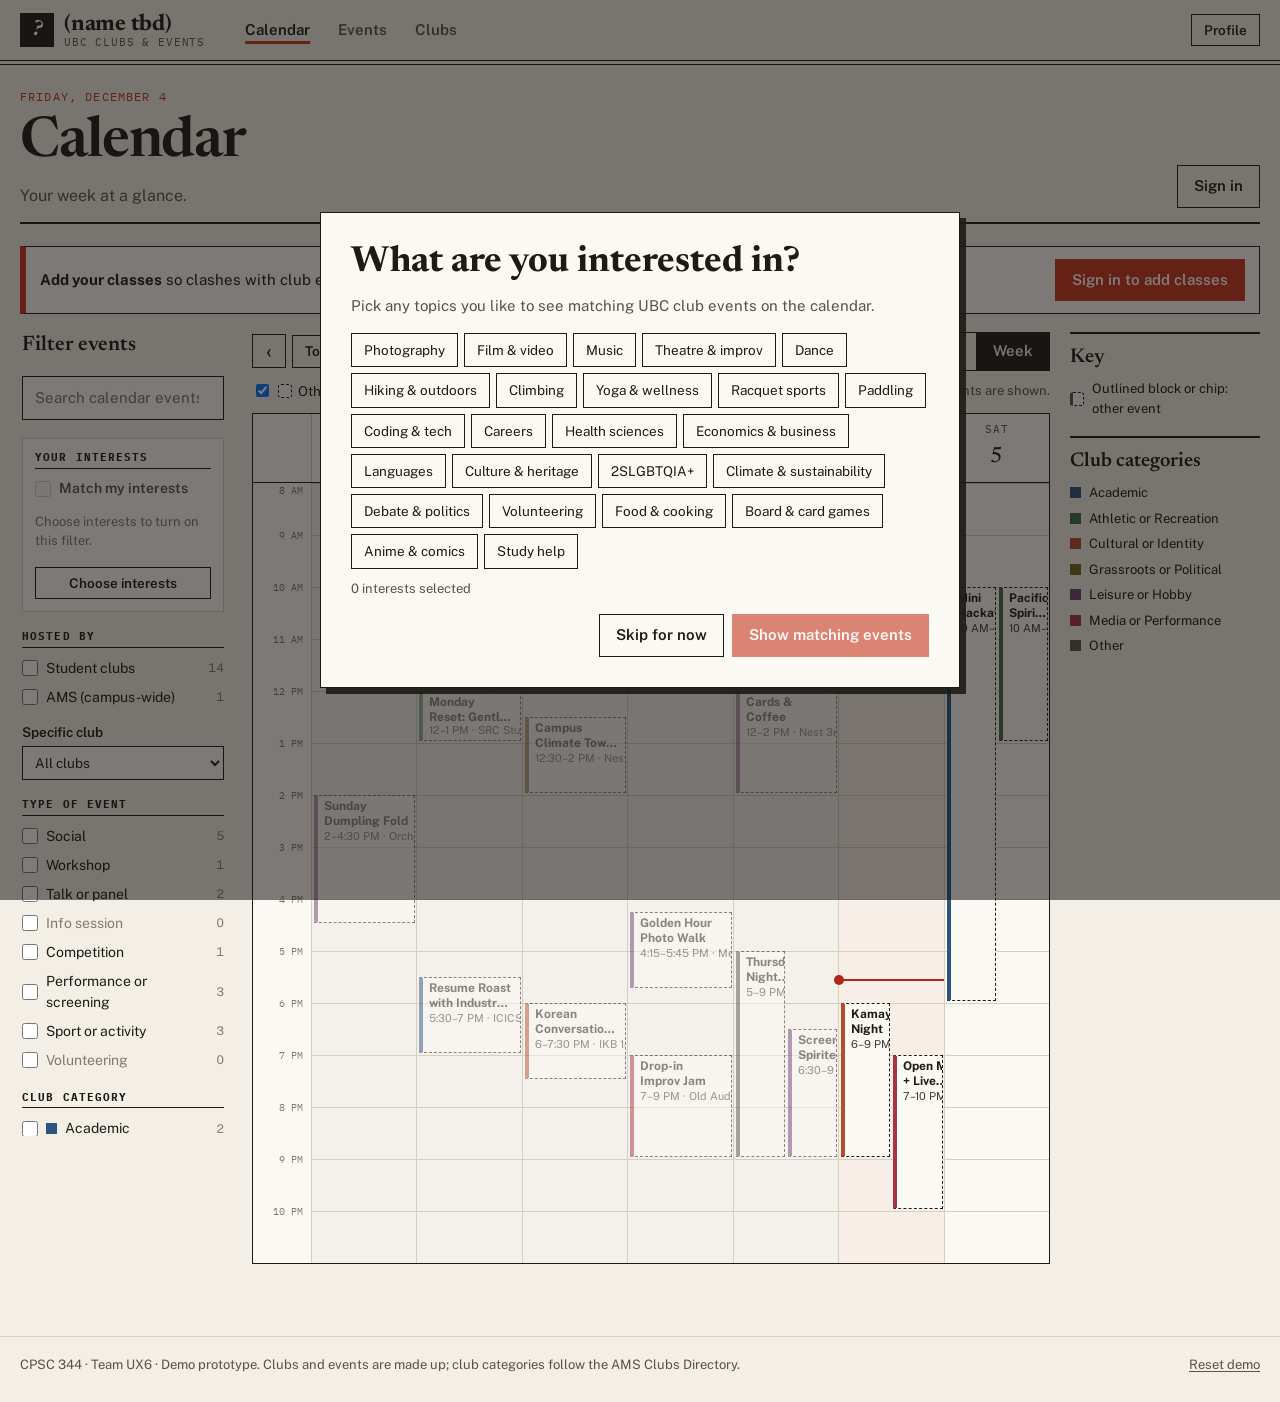
<file: index.html>
<!doctype html>
<html lang="en">
<head>
  <meta charset="utf-8">
  <meta name="viewport" content="width=device-width, initial-scale=1">
  <title>(name tbd) — UBC clubs &amp; events</title>
  <meta name="description" content="CPSC 344 Team UX6 demo prototype: find UBC club events, discover clubs, and check them against your class schedule.">
  <link rel="preconnect" href="https://fonts.googleapis.com">
  <link rel="preconnect" href="https://fonts.gstatic.com" crossorigin>
  <link rel="stylesheet" href="css/style.css">
</head>
<body>
  <a class="skip-link" href="#view">Skip to content</a>

  <header class="app-header">
    <div class="app-header-inner">
      <a class="brand" href="#/calendar" aria-label="Home">
        <span class="brand-mark" aria-hidden="true">?</span>
        <span class="brand-text"><span class="brand-name">(name tbd)</span><span class="brand-sub">UBC clubs &amp; events</span></span>
      </a>
      <nav class="main-nav" aria-label="Main">
        <a href="#/calendar" data-route="calendar">Calendar</a>
        <a href="#/events" data-route="events">Events</a>
        <a href="#/clubs" data-route="clubs">Clubs</a>
      </nav>
      <div class="account" id="account"></div>
    </div>
  </header>

  <main id="view" tabindex="-1"></main>

  <footer class="app-footer">
    <div class="app-footer-inner">
      <p class="footer-note">CPSC 344 · Team UX6 · Demo prototype. Clubs and events are made up; club categories follow the AMS Clubs Directory.</p>
      <div class="footer-tools">
        <button type="button" class="link-btn" data-action="reset-demo">Reset demo</button>
      </div>
    </div>
  </footer>

  <dialog id="sheet" class="sheet" aria-labelledby="sheet-title">
    <div class="sheet-inner" id="sheet-inner"></div>
  </dialog>

  <dialog id="signin" class="sheet sheet-small" aria-labelledby="signin-title" aria-describedby="signin-description">
    <form method="dialog" class="signin-form" id="signin-form">
      <h2 id="signin-title">Sign in</h2>
      <p class="muted" id="signin-description"></p>
      <label class="field">
        <span>Display name</span>
        <input name="name" autocomplete="nickname" required maxlength="40" placeholder="e.g. Jordan" autofocus>
      </label>
      <p class="hint">Use the same name to return to your account on this browser.</p>
      <div class="form-actions">
        <button type="submit" class="btn btn-primary" value="ok">Continue</button>
        <button type="submit" class="btn" value="cancel" formnovalidate>Cancel</button>
      </div>
    </form>
  </dialog>

  <dialog id="interests-dialog" class="sheet interests-dialog" aria-labelledby="interests-title" aria-describedby="interests-description">
    <form method="dialog" class="interests-form">
      <h2 id="interests-title" tabindex="-1" autofocus>What are you interested in?</h2>
      <p id="interests-description"></p>
      <div class="interest-list" id="interests-options" role="group" aria-label="Interests"></div>
      <p class="hint" id="interests-count" aria-live="polite"></p>
      <div class="form-actions">
        <button type="submit" class="btn" value="skip">Skip for now</button>
        <button type="submit" class="btn btn-primary" value="apply">Show matching events</button>
      </div>
    </form>
  </dialog>

  <div class="toast-region" id="toasts" aria-live="polite"></div>

  <script src="js/data.js"></script>
  <script src="js/app.js"></script>
</body>
</html>
</file>
<file: css/style.css>
@import url("https://fonts.googleapis.com/css2?family=Newsreader:opsz,wght@6..72,500;6..72,600;6..72,700&family=Public+Sans:wght@400;500;600;700&family=IBM+Plex+Mono:wght@500&display=swap");

/* Layout and components. Colours and type are set in the last section of this file. */

:root {
  --bg: #fafafa;
  --surface: #ffffff;
  --surface-2: #f2f2f2;
  --ink: #1a1a1a;
  --ink-2: #555;
  --ink-3: #777;
  --line: #ddd;
  --line-strong: #999;
  --accent: #1a1a1a;
  --on-accent: #fff;
  --warn: #a8321f;
  --warn-bg: #fbe9e5;
  --ok: #1f6b3a;
  --ok-bg: #e6f2ea;
  --focus: #1a5fd0;
  --radius: 6px;
  --radius-sm: 4px;
  --font-body: system-ui, sans-serif;
  --font-display: var(--font-body);
  --font-mono: ui-monospace, monospace;
  --hour: 52px;
  --page-max: 1320px;
  --shadow: 0 10px 30px rgba(0, 0, 0, .15);
  --art-ink: rgba(255, 255, 255, .35);
  --cat-academic: #2f5d8a;
  --cat-athletic: #3c7a4a;
  --cat-cultural: #b5532c;
  --cat-grassroots: #8a6d1f;
  --cat-leisure: #7a4b7d;
  --cat-media: #b23a48;
  --cat-other: #5b5b5b;
  --class-bg: #e9e9e9;
  --class-ink: #444;
  --mine-ink: #fff;
  --other-bg: #fff;
  --other-ink: var(--ink);
}

*, *::before, *::after { box-sizing: border-box; }
html { -webkit-text-size-adjust: 100%; scroll-padding-top: 80px; }
body {
  margin: 0;
  background: var(--bg);
  color: var(--ink);
  font-family: var(--font-body);
  font-size: 15px;
  line-height: 1.5;
  -webkit-font-smoothing: antialiased;
  min-height: 100vh;
  display: flex;
  flex-direction: column;
}
main { flex: 1; outline: none; }
button, input, select, textarea { font: inherit; color: inherit; }
button { cursor: pointer; }
button:disabled { cursor: not-allowed; }
a { color: inherit; }
h1, h2, h3 { margin: 0; font-family: var(--font-display); line-height: 1.15; }
p { margin: 0; }
ul, ol { margin: 0; padding: 0; list-style: none; }
dl, dd { margin: 0; }
svg { display: block; }
:focus-visible { outline: 3px solid var(--focus); outline-offset: 2px; }
.sr-only { position: absolute; width: 1px; height: 1px; padding: 0; margin: -1px; overflow: hidden; clip: rect(0 0 0 0); white-space: nowrap; border: 0; }
.skip-link { position: absolute; left: 8px; top: -60px; z-index: 100; padding: 8px 12px; background: var(--surface); border: 2px solid var(--focus); }
.skip-link:focus { top: 8px; }
.muted { color: var(--ink-2); }
.hint { color: var(--ink-3); font-size: 13px; margin-top: 4px; }
.warn-text { color: var(--warn); }
.missing { color: var(--warn); font-style: italic; }

/* ---------- header ---------- */
.app-header { position: sticky; top: 0; z-index: 20; background: var(--surface); border-bottom: 1px solid var(--line); }
.app-header-inner { max-width: var(--page-max); margin: 0 auto; padding: 0 20px; height: 60px; display: flex; align-items: center; gap: 28px; }
.brand { display: flex; align-items: center; gap: 10px; text-decoration: none; }
.brand-mark { width: 34px; height: 34px; display: grid; place-items: center; background: var(--accent); color: var(--on-accent); font-family: var(--font-display); font-weight: 700; font-size: 19px; border-radius: var(--radius-sm); }
.brand-text { display: flex; flex-direction: column; line-height: 1.1; }
.brand-name { font-family: var(--font-display); font-weight: 700; font-size: 19px; }
.brand-sub { font-size: 11.5px; color: var(--ink-2); }
.main-nav { display: flex; gap: 4px; }
.main-nav a { text-decoration: none; padding: 8px 12px; border-radius: var(--radius-sm); color: var(--ink-2); font-weight: 500; }
.main-nav a:hover { color: var(--ink); background: var(--surface-2); }
.main-nav a[aria-current] { color: var(--ink); }
.account { margin-left: auto; }
.account-chip { display: flex; align-items: center; gap: 8px; text-decoration: none; padding: 4px 10px 4px 4px; border-radius: 999px; border: 1px solid var(--line); }
.avatar { width: 28px; height: 28px; border-radius: 50%; display: grid; place-items: center; background: var(--accent); color: var(--on-accent); font-weight: 700; font-size: 13px; }

/* ---------- footer ---------- */
.app-footer { border-top: 1px solid var(--line); margin-top: 48px; }
.app-footer-inner { max-width: var(--page-max); margin: 0 auto; padding: 18px 20px 28px; display: flex; flex-wrap: wrap; gap: 12px 28px; align-items: center; justify-content: space-between; font-size: 13px; color: var(--ink-2); }
.footer-tools { display: flex; align-items: center; gap: 18px; flex-wrap: wrap; }

/* ---------- buttons + fields ---------- */
.btn {
  display: inline-flex; align-items: center; justify-content: center; gap: 6px;
  padding: 9px 16px; min-height: 40px;
  border: 1px solid var(--line-strong); border-radius: var(--radius-sm);
  background: var(--surface); color: var(--ink);
  font-weight: 600; text-decoration: none; white-space: nowrap;
}
.btn:hover { background: var(--surface-2); }
.btn-primary { background: var(--accent); border-color: var(--accent); color: var(--on-accent); }
.btn-primary:hover { background: var(--accent); filter: brightness(1.1); }
.btn-added { background: var(--ok-bg); border-color: var(--ok); color: var(--ok); }
.btn-added:hover { background: var(--ok-bg); }
.btn-sub { font-weight: 400; font-size: 12.5px; text-decoration: underline; margin-left: 6px; opacity: .85; }
.btn-quiet { border-color: transparent; background: transparent; }
.btn-small { min-height: 32px; padding: 5px 12px; font-size: 13.5px; }
.btn-icon { min-height: 34px; width: 34px; padding: 0; font-size: 20px; line-height: 1; }
.link-btn { background: none; border: 0; padding: 0; color: inherit; text-decoration: underline; text-underline-offset: 2px; cursor: pointer; font: inherit; }
.field { display: flex; flex-direction: column; gap: 4px; font-size: 13.5px; font-weight: 600; }
.field input, .field select, .sort select, .search input {
  min-height: 40px; padding: 8px 10px; border: 1px solid var(--line-strong); border-radius: var(--radius-sm);
  background: var(--surface); font-weight: 400; font-size: 14.5px; width: 100%;
}
.field-compact input, .field-compact select { min-height: 34px; padding: 5px 8px; font-size: 13.5px; }

/* ---------- page scaffolding ---------- */
.page { max-width: var(--page-max); margin: 0 auto; padding: 28px 20px 24px; }
.page-head { display: flex; justify-content: space-between; align-items: flex-end; gap: 20px; margin-bottom: 22px; }
.page-head h1 { font-size: 38px; }
.eyebrow { font-size: 12.5px; color: var(--ink-2); margin-bottom: 6px; letter-spacing: .02em; }
.page-lede { margin-top: 8px; color: var(--ink-2); max-width: 62ch; }
.section-title { font-size: 17px; }

.notice { padding: 12px 14px; border-radius: var(--radius-sm); border: 1px solid var(--line); background: var(--surface-2); }
.notice-cta { display: flex; align-items: center; justify-content: space-between; gap: 16px; flex-wrap: wrap; margin-bottom: 18px; }
.notice-warn { background: var(--warn-bg); border-color: var(--warn); color: var(--ink); }
.notice-muted { color: var(--ink-2); }

/* ---------- tags ---------- */
.tag { display: inline-block; font-size: 12px; line-height: 1; padding: 4px 7px; border-radius: var(--radius-sm); border: 1px solid var(--line); color: var(--ink-2); white-space: nowrap; }
.tag-free { color: var(--ok); border-color: currentColor; }
.tag-reg { color: var(--ink); border-color: var(--line-strong); }
.tag-saved { background: var(--ok-bg); color: var(--ok); border-color: var(--ok); }
.tag-clash { background: var(--warn-bg); color: var(--warn); border-color: var(--warn); }
.tag-missing { color: var(--warn); border-style: dashed; border-color: var(--warn); }

/* ---------- calendar ---------- */
.cal-layout { display: grid; grid-template-columns: minmax(0, 1fr) 290px; gap: 28px; align-items: start; }
.cal-toolbar { display: flex; align-items: center; justify-content: space-between; gap: 12px; flex-wrap: wrap; margin-bottom: 10px; }
.cal-nav { display: flex; align-items: center; gap: 6px; flex-wrap: wrap; }
.cal-title { font-size: 22px; margin-left: 10px; }
.seg { display: inline-flex; border: 1px solid var(--line-strong); border-radius: var(--radius-sm); overflow: hidden; }
.seg button { border: 0; background: var(--surface); padding: 7px 16px; font-weight: 600; color: var(--ink-2); }
.seg button + button { border-left: 1px solid var(--line-strong); }
.seg button[aria-pressed="true"] { background: var(--accent); color: var(--on-accent); }
.cal-layers { display: flex; flex-wrap: wrap; align-items: center; gap: 6px 18px; font-size: 13.5px; margin-bottom: 12px; }
.layer { display: flex; align-items: center; gap: 6px; cursor: pointer; }
.layer.is-disabled { opacity: .45; cursor: not-allowed; }
.layer-note { color: var(--ink-2); margin-left: auto; font-size: 13px; }
.swatch { display: inline-block; width: 14px; height: 14px; border-radius: 3px; flex: none; }
.layer-mine .swatch, .sw-mine { background: var(--cat-leisure); }
.layer-class .swatch, .sw-class { background: var(--class-bg); border: 1px solid var(--line-strong); background-image: repeating-linear-gradient(135deg, transparent 0 3px, rgba(0,0,0,.12) 3px 4px); }
.layer-other .swatch, .sw-other { background: var(--other-bg); border: 1.5px dashed var(--line-strong); }
.sw-clash { background: var(--warn-bg); border: 2px solid var(--warn); }

.cal-body { border: 1px solid var(--line); background: var(--surface); border-radius: var(--radius); overflow: hidden; }

/* week */
.week { overflow-x: auto; }
.wk-heads, .wk-grid { display: grid; grid-template-columns: 58px repeat(7, minmax(92px, 1fr)); min-width: 720px; }
.wk-grid { grid-template-columns: 58px 1fr; }
.wk-heads { border-bottom: 1px solid var(--line); position: sticky; top: 0; background: var(--surface); z-index: 3; }
.wk-head { border: 0; background: none; padding: 8px 6px; display: flex; flex-direction: column; align-items: center; gap: 2px; border-left: 1px solid var(--line); }
.wk-head:hover { background: var(--surface-2); }
.wk-dow { font-size: 12px; color: var(--ink-2); text-transform: uppercase; letter-spacing: .06em; }
.wk-num { font-size: 20px; font-weight: 700; line-height: 1; font-variant-numeric: lining-nums; font-family: var(--font-display); width: 34px; height: 34px; display: grid; place-items: center; border-radius: 50%; }
.wk-head.is-today .wk-num { background: var(--accent); color: var(--on-accent); }
.wk-times { display: grid; grid-template-rows: repeat(var(--hours), var(--hour)); font-size: 11px; color: var(--ink-3); text-align: right; padding-right: 8px; }
.wk-times span { transform: translateY(-7px); }
.wk-times span:first-child { transform: none; }
.wk-cols { display: grid; grid-template-columns: repeat(7, minmax(92px, 1fr)); height: calc(var(--hour) * var(--hours)); }
.wk-col {
  position: relative; border-left: 1px solid var(--line);
  background-image: linear-gradient(to bottom, var(--line) 1px, transparent 1px);
  background-size: 100% var(--hour);
}
.wk-col.is-today { background-color: color-mix(in srgb, var(--accent) 5%, transparent); }
.wk-col.is-pastday { background-color: color-mix(in srgb, var(--ink) 3%, transparent); }
.now-line { position: absolute; left: 0; right: 0; height: 2px; background: var(--warn); z-index: 4; pointer-events: none; }
.now-line::before { content: ""; position: absolute; left: -5px; top: -4px; width: 10px; height: 10px; border-radius: 50%; background: var(--warn); }

.blk {
  position: absolute; z-index: 1; margin-left: 2px; overflow: hidden; text-align: left;
  border: 0; border-radius: var(--radius-sm); padding: 3px 6px; font-size: 12px; line-height: 1.25;
  display: flex; flex-direction: column; gap: 1px;
}
.blk-title { font-weight: 700; overflow: hidden; display: -webkit-box; -webkit-line-clamp: 2; -webkit-box-orient: vertical; }
.blk-sub { font-weight: 400; }
.blk-meta { opacity: .85; white-space: nowrap; overflow: hidden; text-overflow: ellipsis; font-size: 11px; }
.blk.is-short .blk-title { -webkit-line-clamp: 1; }
.blk.is-short .blk-meta { display: none; }
.blk-class { background: var(--class-bg); color: var(--class-ink); border-left: 3px solid var(--line-strong); background-image: repeating-linear-gradient(135deg, transparent 0 6px, rgba(0,0,0,.05) 6px 7px); }
.blk-mine { background: var(--cat-leisure); color: var(--mine-ink); z-index: 2; box-shadow: 0 1px 2px rgba(0,0,0,.2); }
.blk-other { background: var(--other-bg); color: var(--other-ink); border: 1.5px dashed var(--line-strong); }
.blk-other:hover { border-style: solid; z-index: 5; }
.blk:hover { z-index: 5; }
.blk.is-clash { outline: 2.5px solid var(--warn); outline-offset: -1px; }
.blk-flag { position: absolute; right: 3px; bottom: 3px; background: var(--warn); color: #fff; font-size: 10px; font-weight: 700; padding: 1px 4px; border-radius: 2px; text-transform: uppercase; letter-spacing: .04em; }
.blk.is-past { opacity: .5; }

/* category colouring for saved blocks and chips */
.cat-academic { --cat: var(--cat-academic); }
.cat-athletic { --cat: var(--cat-athletic); }
.cat-cultural { --cat: var(--cat-cultural); }
.cat-grassroots { --cat: var(--cat-grassroots); }
.cat-leisure { --cat: var(--cat-leisure); }
.cat-media { --cat: var(--cat-media); }
.cat-other { --cat: var(--cat-other); }
.blk-mine[class*="cat-"] { background: var(--cat); }
.blk-other[class*="cat-"] { border-left: 4px solid var(--cat); }

/* month */
.mo-dows { display: grid; grid-template-columns: repeat(7, 1fr); border-bottom: 1px solid var(--line); font-size: 12px; text-transform: uppercase; letter-spacing: .06em; color: var(--ink-2); }
.mo-dows span { padding: 8px; }
.mo-grid { display: grid; grid-template-columns: repeat(7, minmax(0, 1fr)); grid-auto-rows: minmax(118px, auto); }
.mo-cell { border-right: 1px solid var(--line); border-bottom: 1px solid var(--line); padding: 4px 4px 6px; min-width: 0; display: flex; flex-direction: column; gap: 3px; }
.mo-cell:nth-child(7n) { border-right: 0; }
.mo-cell.is-outside { background: var(--surface-2); }
.mo-cell.is-outside .mo-date { color: var(--ink-3); }
.mo-date { align-self: flex-start; border: 0; padding: 0; line-height: 1; background: none; font-weight: 700; font-size: 13.5px; font-variant-numeric: lining-nums; width: 28px; height: 28px; border-radius: 50%; display: grid; place-items: center; }
.mo-date:hover { background: var(--surface-2); }
.mo-cell.is-today .mo-date { background: var(--accent); color: var(--on-accent); }
.mo-classes { font-size: 10.5px; color: var(--ink-3); padding: 0 4px; }
.mo-chips { display: flex; flex-direction: column; gap: 2px; }
.chip { width: 100%; text-align: left; border: 0; border-radius: 3px; padding: 2px 5px; font-size: 11.5px; line-height: 1.3; white-space: nowrap; overflow: hidden; text-overflow: ellipsis; display: block; }
.chip-time { font-weight: 700; }
.chip-mine { background: var(--cat); color: var(--mine-ink); }
.chip-other { background: transparent; color: var(--ink); border-left: 3px solid var(--cat); border-radius: 0; }
.chip-other:hover { background: var(--surface-2); }
.chip.is-clash { outline: 2px solid var(--warn); outline-offset: -2px; }
.chip.is-past { opacity: .5; }
.mo-more { border: 0; background: none; font-size: 11.5px; font-weight: 700; text-align: left; padding: 1px 5px; color: var(--ink-2); }
.mo-more:hover { text-decoration: underline; }

/* side panels */
.cal-side { display: flex; flex-direction: column; gap: 18px; }
.side-panel { border: 1px solid var(--line); background: var(--surface); border-radius: var(--radius); padding: 14px 16px; display: flex; flex-direction: column; gap: 10px; align-items: flex-start; }
.side-panel h3 { font-size: 15px; }
.legend ul { display: flex; flex-direction: column; gap: 6px; font-size: 13px; }
.legend li { display: flex; align-items: center; gap: 8px; }
.mini-list { display: flex; flex-direction: column; gap: 2px; width: 100%; }
.mini-row { width: 100%; text-align: left; background: none; border: 0; border-radius: var(--radius-sm); padding: 7px 8px; display: grid; gap: 1px; border-left: 3px solid transparent; }
.mini-row:hover { background: var(--surface-2); }
.mini-row.is-clash { border-left-color: var(--warn); }
.mini-date { font-size: 11.5px; color: var(--ink-2); font-weight: 600; text-transform: uppercase; letter-spacing: .04em; }
.mini-title { font-weight: 600; font-size: 14px; }
.mini-meta { font-size: 12.5px; color: var(--ink-2); }

/* ---------- browse (events + clubs) ---------- */
.browse-layout { display: grid; grid-template-columns: 250px minmax(0, 1fr); gap: 32px; align-items: start; }
.filters { position: sticky; top: 80px; max-height: calc(100vh - 96px); overflow-y: auto; padding-right: 6px; display: flex; flex-direction: column; gap: 18px; }
.filters-head { display: flex; justify-content: space-between; align-items: baseline; }
.filter-group { display: flex; flex-direction: column; gap: 4px; }
.filter-title { font-size: 12.5px; text-transform: uppercase; letter-spacing: .07em; color: var(--ink-2); margin-bottom: 4px; font-family: var(--font-body); }
.check, .radio { display: flex; align-items: center; gap: 8px; font-size: 14px; cursor: pointer; padding: 2px 0; }
.check input, .radio input { width: 16px; height: 16px; accent-color: var(--accent); flex: none; margin: 0; }
.check-label { flex: 1; }
.count { font-size: 12px; color: var(--ink-3); font-variant-numeric: tabular-nums; }
.check.is-empty { color: var(--ink-3); }
.check.is-disabled { opacity: .5; cursor: not-allowed; }
.date-range { display: grid; grid-template-columns: 1fr 1fr; gap: 6px; margin-top: 4px; }
.club-select { margin-top: 8px; }
.letters { display: grid; grid-template-columns: repeat(7, 1fr); gap: 3px; }
.letters button { border: 1px solid var(--line); background: var(--surface); padding: 4px 0; font-size: 12.5px; font-weight: 600; border-radius: var(--radius-sm); }
.letters button:disabled { opacity: .3; }
.letters button[aria-pressed="true"] { background: var(--accent); color: var(--on-accent); border-color: var(--accent); }

.results-bar { display: flex; gap: 10px; align-items: center; margin-bottom: 10px; }
.search { flex: 1; }
.search input { min-height: 44px; font-size: 15px; padding-left: 12px; }
.sort { display: flex; align-items: center; gap: 8px; font-size: 13.5px; font-weight: 600; }
.sort select { width: auto; min-height: 44px; }
.filters-toggle { display: none; }
.result-count { font-size: 14px; color: var(--ink-2); margin-bottom: 8px; }
.result-count strong { color: var(--ink); }
.chips { display: flex; flex-wrap: wrap; gap: 6px; align-items: center; margin-bottom: 12px; font-size: 13px; }
.filter-chip { border: 1px solid var(--line-strong); background: var(--surface-2); border-radius: 999px; padding: 3px 10px; font-size: 13px; }
.filter-chip:hover { border-color: var(--warn); }
.fuzzy-note { font-size: 13px; color: var(--ink-2); margin-bottom: 12px; }
.empty { padding: 36px; border: 1px dashed var(--line-strong); border-radius: var(--radius); display: flex; flex-direction: column; gap: 8px; align-items: flex-start; }

/* event rows */
.ev-groups { display: flex; flex-direction: column; gap: 22px; }
.ev-group-head { font-size: 15px; font-family: var(--font-body); padding-bottom: 6px; border-bottom: 1px solid var(--line); margin-bottom: 4px; }
.ev-group-head .rel { color: var(--accent); margin-right: .45em; }
.ev-list { display: flex; flex-direction: column; }
.ev-row {
  width: 100%; text-align: left; border: 0; background: none; color: inherit;
  display: grid; grid-template-columns: 54px 104px minmax(0, 1fr) 20px; gap: 16px; align-items: center;
  padding: 12px 6px; border-bottom: 1px solid var(--line);
}
.ev-row:hover { background: var(--surface-2); }
.ev-row.is-past { opacity: .6; }
.ev-date { display: flex; flex-direction: column; align-items: center; line-height: 1.05; }
.ev-dow, .ev-mon { font-size: 11.5px; text-transform: uppercase; letter-spacing: .06em; color: var(--ink-2); }
.ev-day { font-size: 26px; font-weight: 700; font-family: var(--font-display); }
.ev-art { width: 104px; height: 72px; overflow: hidden; border-radius: var(--radius-sm); }
.ev-art .art { width: 100%; height: 100%; }
.ev-main { display: flex; flex-direction: column; gap: 3px; min-width: 0; }
.ev-club { font-size: 12.5px; color: var(--ink-2); font-weight: 600; }
.ev-title { font-size: 17px; font-weight: 700; font-family: var(--font-display); line-height: 1.25; }
.ev-meta { font-size: 13.5px; color: var(--ink-2); }
.ev-tags { display: flex; flex-wrap: wrap; gap: 4px; margin-top: 4px; }
.ev-why { font-size: 12.5px; color: var(--ok); font-weight: 600; }
.ev-go { font-size: 24px; color: var(--ink-3); }
.ev-row:hover .ev-go { color: var(--ink); }

/* picks */
.picks { margin-bottom: 26px; }
.picks .section-title { margin-bottom: 10px; }
.pick-list { display: grid; grid-template-columns: repeat(3, minmax(0, 1fr)); gap: 14px; }
.pick { width: 100%; text-align: left; border: 1px solid var(--line); background: var(--surface); border-radius: var(--radius); padding: 0 0 12px; display: flex; flex-direction: column; gap: 4px; overflow: hidden; height: 100%; }
.pick:hover { border-color: var(--line-strong); }
.pick-art { height: 84px; margin-bottom: 6px; }
.pick-art .art { width: 100%; height: 100%; }
.pick-when, .pick-title, .pick-why { padding: 0 12px; }
.pick-when { font-size: 12.5px; color: var(--ink-2); }
.pick-title { font-weight: 700; font-family: var(--font-display); font-size: 16px; }
.pick-why { font-size: 12.5px; color: var(--ok); }

/* club cards */
.club-grid { display: grid; grid-template-columns: repeat(auto-fill, minmax(250px, 1fr)); gap: 14px; }
.club-card {
  width: 100%; height: 100%; text-align: left; color: inherit;
  border: 1px solid var(--line); background: var(--surface); border-radius: var(--radius);
  padding: 14px; display: flex; flex-direction: column; gap: 8px;
}
.club-card:hover { border-color: var(--line-strong); }
.club-top { display: flex; align-items: center; gap: 10px; flex-wrap: wrap; }
.club-cat { font-size: 12px; color: var(--ink-2); }
.club-name { font-weight: 700; font-size: 17px; font-family: var(--font-display); line-height: 1.2; }
.club-blurb { font-size: 13.5px; color: var(--ink-2); flex: 1; }
.club-foot { display: flex; flex-direction: column; gap: 2px; font-size: 13px; border-top: 1px solid var(--line); padding-top: 8px; }
.club-next { color: var(--ink-2); white-space: nowrap; overflow: hidden; text-overflow: ellipsis; font-size: 12.5px; }
.mono { display: inline-grid; place-items: center; min-width: 40px; height: 40px; padding: 0 6px; border-radius: var(--radius-sm); background: var(--cat); color: #fff; font-weight: 800; font-size: 12.5px; letter-spacing: .03em; font-family: var(--font-display); }

/* ---------- sheets (dialogs) ---------- */
dialog.sheet {
  padding: 0; border: 0; width: min(640px, calc(100vw - 24px)); max-height: calc(100vh - 40px);
  background: var(--surface); color: var(--ink); border-radius: var(--radius); box-shadow: var(--shadow);
  overflow: auto;
}
dialog.sheet::backdrop { background: rgba(20, 18, 15, .55); }
.sheet-small { width: min(420px, calc(100vw - 24px)); }
.sheet-bar { position: sticky; top: 0; z-index: 2; display: flex; justify-content: space-between; align-items: center; gap: 8px; padding: 8px 8px 0 12px; height: 0; overflow: visible; }
.sheet-back { margin-top: 36px; border: 0; background: var(--surface); padding: 6px 10px; border-radius: var(--radius-sm); font-weight: 600; font-size: 13.5px; box-shadow: 0 1px 4px rgba(0,0,0,.2); max-width: 75%; overflow: hidden; text-overflow: ellipsis; white-space: nowrap; }
.sheet-close { margin-left: auto; margin-top: 34px; width: 36px; height: 36px; border-radius: 50%; border: 0; background: var(--surface); font-size: 22px; line-height: 1; box-shadow: 0 1px 4px rgba(0,0,0,.25); }
.detail-art { height: 200px; overflow: hidden; }
.detail-art .art { width: 100%; height: 100%; }
.club-banner { position: relative; height: 140px; }
.club-banner .mono { position: absolute; left: 22px; bottom: -22px; min-width: 64px; height: 64px; font-size: 18px; border: 3px solid var(--surface); }
.detail-club .detail-body { padding-top: 34px; }
.detail-body { padding: 20px 24px 8px; display: flex; flex-direction: column; gap: 12px; }
.detail-body h2 { font-size: 27px; outline: none; }
.detail-lede { font-size: 16px; }
.host { display: flex; align-items: center; gap: 10px; font-size: 14px; color: var(--ink-2); }
.host-link { border: 1px solid var(--line); background: var(--surface); padding: 6px 12px 6px 6px; border-radius: var(--radius-sm); align-self: flex-start; text-align: left; }
.host-link:hover { background: var(--surface-2); }
.host-link .mono { min-width: 32px; height: 32px; font-size: 10.5px; }
.facts { display: grid; grid-template-columns: 1fr 1fr; gap: 12px 20px; padding: 14px 0; border-top: 1px solid var(--line); border-bottom: 1px solid var(--line); }
.facts div:last-child:nth-child(odd) { grid-column: 1 / -1; }
.facts dt { font-size: 12px; text-transform: uppercase; letter-spacing: .06em; color: var(--ink-2); margin-bottom: 2px; }
.facts dd { font-size: 14.5px; }
.detail-desc { font-size: 15px; max-width: 62ch; }
.updated { font-size: 12.5px; color: var(--ink-3); }
.detail-actions { position: sticky; bottom: 0; display: flex; flex-wrap: wrap; gap: 8px; padding: 14px 24px 18px; background: var(--surface); border-top: 1px solid var(--line); }
.detail-inline-actions { display: flex; gap: 8px; flex-wrap: wrap; }
.confirm { margin: 0 24px 20px; padding: 14px; border: 2px solid var(--warn); background: var(--warn-bg); border-radius: var(--radius-sm); display: flex; flex-direction: column; gap: 10px; }
.confirm[hidden] { display: none; }
.confirm-actions { display: flex; gap: 8px; }
.club-events { display: flex; flex-direction: column; gap: 8px; align-items: flex-start; padding-bottom: 12px; }
.club-events h3 { font-size: 16px; }

.signin-form { padding: 22px 24px; display: flex; flex-direction: column; gap: 14px; }
.signin-form h2 { font-size: 24px; }
.form-actions { display: flex; gap: 8px; }

/* ---------- profile ---------- */
.profile-grid { display: grid; grid-template-columns: repeat(2, minmax(0, 1fr)); gap: 18px; }
.panel { border: 1px solid var(--line); background: var(--surface); border-radius: var(--radius); padding: 18px 20px; display: flex; flex-direction: column; gap: 12px; align-items: flex-start; }
.interest-list { display: flex; flex-wrap: wrap; gap: 6px; }
.interest { border: 1px solid var(--line-strong); background: var(--surface); padding: 6px 12px; border-radius: 999px; font-size: 13.5px; }
.interest[aria-pressed="true"] { background: var(--accent); color: var(--on-accent); border-color: var(--accent); }
.interest[aria-pressed="true"]::before { content: "✓ "; }
.tt { width: 100%; border-collapse: collapse; font-size: 13.5px; }
.tt th, .tt td { text-align: left; padding: 6px 8px 6px 0; border-bottom: 1px solid var(--line); vertical-align: top; }
.tt th { font-size: 12px; text-transform: uppercase; letter-spacing: .05em; color: var(--ink-2); }
.plain-list { display: flex; flex-direction: column; gap: 6px; }

/* ---------- toast ---------- */
.toast-region { position: fixed; left: 50%; bottom: 20px; transform: translateX(-50%); z-index: 1000; width: min(560px, calc(100vw - 24px)); }
.toast { display: flex; align-items: center; gap: 12px; padding: 12px 12px 12px 16px; background: var(--ink); color: var(--bg); border-radius: var(--radius); box-shadow: var(--shadow); animation: toast-in .2s ease-out; }
.toast.is-leaving { opacity: 0; transition: opacity .2s; }
.toast-msg { flex: 1; font-size: 14px; }
.toast-action { border: 1px solid currentColor; background: none; color: inherit; padding: 5px 10px; border-radius: var(--radius-sm); font-weight: 700; font-size: 13px; white-space: nowrap; }
.toast-x { border: 0; background: none; color: inherit; font-size: 20px; line-height: 1; opacity: .7; }
@keyframes toast-in { from { transform: translateY(10px); opacity: 0; } }

/* generated art */
.art-label { font-family: var(--font-display); font-weight: 700; font-size: 22px; fill: #fff; }

/* ---------- responsive ---------- */
@media (max-width: 1080px) {
  .cal-layout { grid-template-columns: minmax(0, 1fr); }
  .cal-side { display: grid; grid-template-columns: repeat(auto-fit, minmax(240px, 1fr)); }
}
@media (max-width: 900px) {
  .browse-layout { grid-template-columns: 1fr; }
  .filters { display: none; position: static; max-height: none; border: 1px solid var(--line); border-radius: var(--radius); padding: 14px; background: var(--surface); }
  .browse-layout.filters-open .filters { display: flex; }
  .filters-toggle { display: inline-flex; }
  .results { order: -1; }
  .browse-layout.filters-open .results { order: 0; }
  .pick-list { grid-template-columns: none; grid-auto-flow: column; grid-auto-columns: min(78%, 300px); overflow-x: auto; scroll-snap-type: x mandatory; padding-bottom: 6px; }
  .pick-list > li { scroll-snap-align: start; }
  .profile-grid { grid-template-columns: 1fr; }
  .layer-note { margin-left: 0; width: 100%; }
}
@media (max-width: 640px) {
  .app-header-inner { gap: 10px; padding: 0 12px; }
  .brand-text { display: none; }
  .main-nav a { padding: 8px 8px; }
  .account-name { display: none; }
  .page { padding: 20px 16px; }
  .page-head h1 { font-size: 30px; }
  .results-bar { flex-wrap: wrap; }
  .search { flex-basis: 100%; }
  .ev-row { grid-template-columns: 46px minmax(0, 1fr) 14px; gap: 10px; }
  .ev-art { display: none; }
  .mo-grid { grid-auto-rows: minmax(84px, auto); }
  .chip-time { display: none; }
  .facts { grid-template-columns: 1fr; }
  .detail-body, .detail-actions { padding-left: 16px; padding-right: 16px; }
  .cal-title { font-size: 18px; margin-left: 4px; }
}
@media (prefers-reduced-motion: reduce) {
  * { animation: none !important; transition: none !important; }
}

/* Centre date numbers on the digits themselves, not the font's line box (serif fonts otherwise sit off-centre). */
.wk-num > span, .mo-date > span { text-box: trim-both cap alphabetic; }

/* ---------- look and feel: campus noticeboard / student paper. Paper, ink rules, serif headlines. ---------- */

:root {
  --bg: #f3efe6;
  --surface: #fbf9f4;
  --surface-2: #ece6d9;
  --ink: #1d1b16;
  --ink-2: #57524a;
  --ink-3: #807a6f;
  --line: #d6cfc0;
  --line-strong: #1d1b16;
  --accent: #c8361d;
  --on-accent: #fff;
  --warn: #b2261a;
  --warn-bg: #f7e1d9;
  --ok: #2c6b3f;
  --ok-bg: #e2ecdf;
  --focus: #1f4fb5;
  --radius: 0;
  --radius-sm: 0;
  --font-body: "Public Sans", system-ui, sans-serif;
  --font-display: "Newsreader", Georgia, serif;
  --font-mono: "IBM Plex Mono", ui-monospace, monospace;
  --shadow: 6px 6px 0 rgba(29, 27, 22, .9);
  --art-ink: rgba(251, 249, 244, .42);
  --cat-academic: #2c5582;
  --cat-athletic: #3a6e45;
  --cat-cultural: #b0502a;
  --cat-grassroots: #7d6420;
  --cat-leisure: #6e4572;
  --cat-media: #a83443;
  --cat-other: #57534c;
  --class-bg: #e4ddcd;
  --class-ink: #3a362f;
  --other-bg: #fbf9f4;
}

body { font-size: 15px; }

/* masthead */
.app-header { background: var(--bg); border-bottom: 0; box-shadow: 0 1px 0 var(--line-strong), 0 4px 0 var(--bg), 0 5px 0 var(--line-strong); }
.brand-mark { background: var(--ink); font-size: 22px; font-style: italic; border-radius: 0; }
.brand-name { font-size: 23px; letter-spacing: -.01em; }
.brand-sub { font-family: var(--font-mono); font-size: 10.5px; text-transform: uppercase; letter-spacing: .08em; }
.main-nav a { font-weight: 600; color: var(--ink-2); border-radius: 0; }
.main-nav a:hover { background: transparent; color: var(--ink); text-decoration: underline; text-decoration-thickness: 2px; text-underline-offset: 6px; }
.main-nav a[aria-current] { color: var(--ink); text-decoration: underline; text-decoration-color: var(--accent); text-decoration-thickness: 3px; text-underline-offset: 6px; }
.account-chip { border-color: var(--line-strong); border-radius: 0; }
.avatar { border-radius: 0; background: var(--ink); }

/* page heads read like section fronts */
.page-head { border-bottom: 2px solid var(--ink); padding-bottom: 14px; }
.page-head h1 { font-size: 56px; font-weight: 600; letter-spacing: -.02em; }
.eyebrow { font-family: var(--font-mono); text-transform: uppercase; letter-spacing: .1em; font-size: 11.5px; color: var(--accent); }
.page-lede { font-size: 16px; }
.section-title { font-size: 21px; font-weight: 600; }
.filter-title { font-family: var(--font-mono); font-size: 11px; letter-spacing: .1em; color: var(--ink); border-bottom: 1px solid var(--ink); padding-bottom: 4px; }

.btn { border-color: var(--ink); background: transparent; font-weight: 600; }
.btn:hover { background: var(--ink); color: var(--bg); }
.btn-primary { background: var(--accent); border-color: var(--accent); }
.btn-primary:hover { background: var(--ink); border-color: var(--ink); color: var(--bg); filter: none; }
.btn-added { background: var(--ok-bg); border-color: var(--ok); }
.btn-added:hover { background: var(--ok-bg); color: var(--ok); }
.btn-quiet { border-color: transparent; text-decoration: underline; text-underline-offset: 3px; }
.btn-quiet:hover { background: transparent; color: var(--accent); }

.notice-cta { background: var(--surface); border: 1px solid var(--ink); border-left: 6px solid var(--accent); }

.tag { font-family: var(--font-mono); font-size: 10.5px; text-transform: uppercase; letter-spacing: .05em; padding: 4px 6px 3px; border-color: var(--line-strong); color: var(--ink); background: transparent; }
.tag-fmt { border-color: transparent; padding-left: 0; color: var(--ink-2); }
.tag-free { color: var(--ok); }

/* events read like a listings column */
.ev-group-head { font-family: var(--font-display); font-size: 22px; font-weight: 600; border-bottom: 2px solid var(--ink); }
.ev-group-head .rel { font-style: italic; color: var(--accent); margin-right: .6em; }
.ev-row { grid-template-columns: 64px minmax(0, 1fr) 20px; padding: 16px 6px; border-bottom: 1px solid var(--line); }
.ev-row:hover { background: var(--surface); }
.ev-art { display: none; }
.ev-day { font-size: 34px; font-weight: 500; }
.ev-dow, .ev-mon { font-family: var(--font-mono); font-size: 10.5px; }
.ev-club { font-family: var(--font-mono); text-transform: uppercase; letter-spacing: .07em; font-size: 10.5px; color: var(--cat); font-weight: 500; }
.ev-title { font-size: 21px; font-weight: 600; }
.ev-row:hover .ev-title { text-decoration: underline; text-decoration-thickness: 1px; text-underline-offset: 3px; }
.ev-go { color: var(--accent); }

.pick { border: 1px solid var(--ink); background: var(--surface); }
.pick:hover { box-shadow: 4px 4px 0 var(--ink); }
.pick-title { font-size: 19px; font-weight: 600; }

/* clubs as a directory page */
.club-grid { gap: 0; border-top: 1px solid var(--ink); border-left: 1px solid var(--ink); grid-template-columns: repeat(auto-fill, minmax(260px, 1fr)); }
.club-card { border: 0; border-right: 1px solid var(--ink); border-bottom: 1px solid var(--ink); background: transparent; padding: 18px; }
.club-card:hover { background: var(--surface); }
.club-name { font-size: 21px; font-weight: 600; }
.club-cat { font-family: var(--font-mono); text-transform: uppercase; letter-spacing: .07em; font-size: 10.5px; }
.mono { border-radius: 0; font-family: var(--font-mono); font-weight: 500; }
.letters button { border-color: var(--line-strong); background: transparent; }

/* calendar */
.cal-body { border: 1px solid var(--ink); background: var(--surface); }
.cal-title { font-size: 28px; font-weight: 600; }
.seg { border-color: var(--ink); }
.seg button { background: transparent; }
.seg button + button { border-color: var(--ink); }
.seg button[aria-pressed="true"] { background: var(--ink); color: var(--bg); }
.wk-heads { background: var(--surface); border-bottom-color: var(--ink); }
.wk-dow { font-family: var(--font-mono); font-size: 10.5px; }
.wk-num { font-weight: 500; font-size: 22px; border-radius: 0; }
.wk-head.is-today .wk-num { background: var(--accent); }
.wk-times { font-family: var(--font-mono); font-size: 10px; }
.mo-dows { font-family: var(--font-mono); font-size: 10.5px; border-bottom-color: var(--ink); }
.mo-date { font-family: var(--font-display); font-size: 16px; font-weight: 600; border-radius: 0; }
.mo-cell.is-today .mo-date { background: var(--accent); }
.blk { border-radius: 0; }
.blk-mine { box-shadow: none; }
.chip { border-radius: 0; }
.side-panel, .panel { background: transparent; border: 0; border-top: 2px solid var(--ink); padding: 12px 0 0; }
.side-panel h3, .panel .section-title { font-family: var(--font-display); font-size: 20px; font-weight: 600; }

/* sheets */
dialog.sheet { border: 1px solid var(--ink); background: var(--surface); }
.detail-body h2 { font-size: 34px; font-weight: 600; letter-spacing: -.01em; }
.detail-desc { font-size: 16px; }
.facts { border-top: 2px solid var(--ink); border-bottom: 1px solid var(--ink); }
.facts dt { font-family: var(--font-mono); font-size: 10.5px; color: var(--accent); }
.sheet-close, .sheet-back { box-shadow: none; border: 1px solid var(--ink); border-radius: 0; }
.host-link { border-color: var(--ink); }
.filter-chip { border-radius: 0; background: transparent; font-family: var(--font-mono); font-size: 11.5px; }
.interest { border-radius: 0; }
.toast { border-radius: 0; background: var(--ink); }
.art-label { font-style: italic; fill: #fbf9f4; }
.cal-layout { grid-template-columns: 212px minmax(0, 1fr) 190px; gap: 20px; }
.cal-main, .cal-filters, .cal-side, .results { min-width: 0; }
.calendar-filter-toggle { display: none; }
.cal-filters { padding: 2px 8px 2px 2px; }
.cal-filters .search { flex: none; }
.cal-filters .search input { width: 100%; }
.cal-filter-summary { margin: 0 0 10px; font-size: 14px; color: var(--ink-2); }
.category-swatch { background: var(--cat); border-radius: 0; width: 11px; height: 11px; }
.sw-mine { background: var(--ink-2); }
.sw-other { border-left: 3px solid var(--ink-2); }
.chip-other { border: 1px dashed var(--line-strong); border-left: 3px solid var(--cat); }

.interest-filter { background: var(--surface); border: 1px solid var(--line); padding: 12px; }
.interest-filter .hint { margin: 8px 0 12px; }
.interest-switch { font-weight: 600; align-items: flex-start; line-height: 1.35; }
.interest-switch input { margin-top: 2px; }
.interest-switch input:disabled + span { color: var(--ink-2); }
.profile-interest-actions { display: flex; flex-wrap: wrap; align-items: center; gap: 12px 16px; margin-top: 14px; }
dialog.interests-dialog { width: min(640px, calc(100vw - 24px)); max-height: calc(100dvh - 24px); }
.interests-form { padding: clamp(16px, 4vw, 30px); }
.interests-form h2 { font-size: clamp(26px, 5vw, 36px); outline: none; }
.interests-form > p { margin: 10px 0 16px; color: var(--ink-2); }
.interests-form .form-actions { flex-wrap: wrap; justify-content: flex-end; }
.interests-form :disabled { opacity: .6; cursor: not-allowed; }

.ev-club { display: flex; align-items: center; gap: 7px; font-size: 12px; font-weight: 700; }
.ev-row.is-past { opacity: 1; }
.club-name { color: var(--cat); font-weight: 700; }
.tag { white-space: normal; line-height: 1.3; font-weight: 700; }
.tag.tag-fmt, .tag.tag-free, .tag.tag-cost, .tag.tag-reg, .tag.tag-new,
.tag.tag-saved, .tag.tag-clash, .tag.tag-missing {
  background: var(--tag-bg, #eeedf8);
  color: var(--tag-ink, #473478);
  border-color: currentColor;
  padding: 3px 7px;
}
.tag-free { --tag-bg: #e2f1e5; --tag-ink: #205433; }
.tag-cost { --tag-bg: #f0eadf; --tag-ink: #634528; }
.tag-reg { --tag-bg: #faedd3; --tag-ink: #694400; }
.tag-new { --tag-bg: #deeff3; --tag-ink: #154b5c; }
.tag-saved { --tag-bg: #e2eaf9; --tag-ink: #234878; }
.tag-clash { --tag-bg: #f8e2e0; --tag-ink: #852b25; }
.tag-missing { --tag-bg: #f4ead7; --tag-ink: #694a13; }

@media (max-width: 1210px) {
  .cal-layout { grid-template-columns: 212px minmax(0, 1fr); }
  .cal-side { grid-column: 1 / -1; display: grid; grid-template-columns: repeat(auto-fit, minmax(min(100%, 210px), 1fr)); }
}
@media (max-width: 900px) {
  .cal-layout { grid-template-columns: minmax(0, 1fr); gap: 14px; }
  .calendar-filter-toggle { display: inline-flex; justify-self: start; }
  .cal-layout.filters-open .cal-filters { display: flex; padding: 14px; max-height: 55dvh; }
}
@media (max-width: 640px) {
  .page-head h1 { font-size: 36px; }
  .page-calendar .page-head, .page-profile .page-head { flex-wrap: wrap; align-items: flex-start; gap: 12px; }
  .ev-row { grid-template-columns: 46px minmax(0, 1fr) 14px; }
}
</file>
